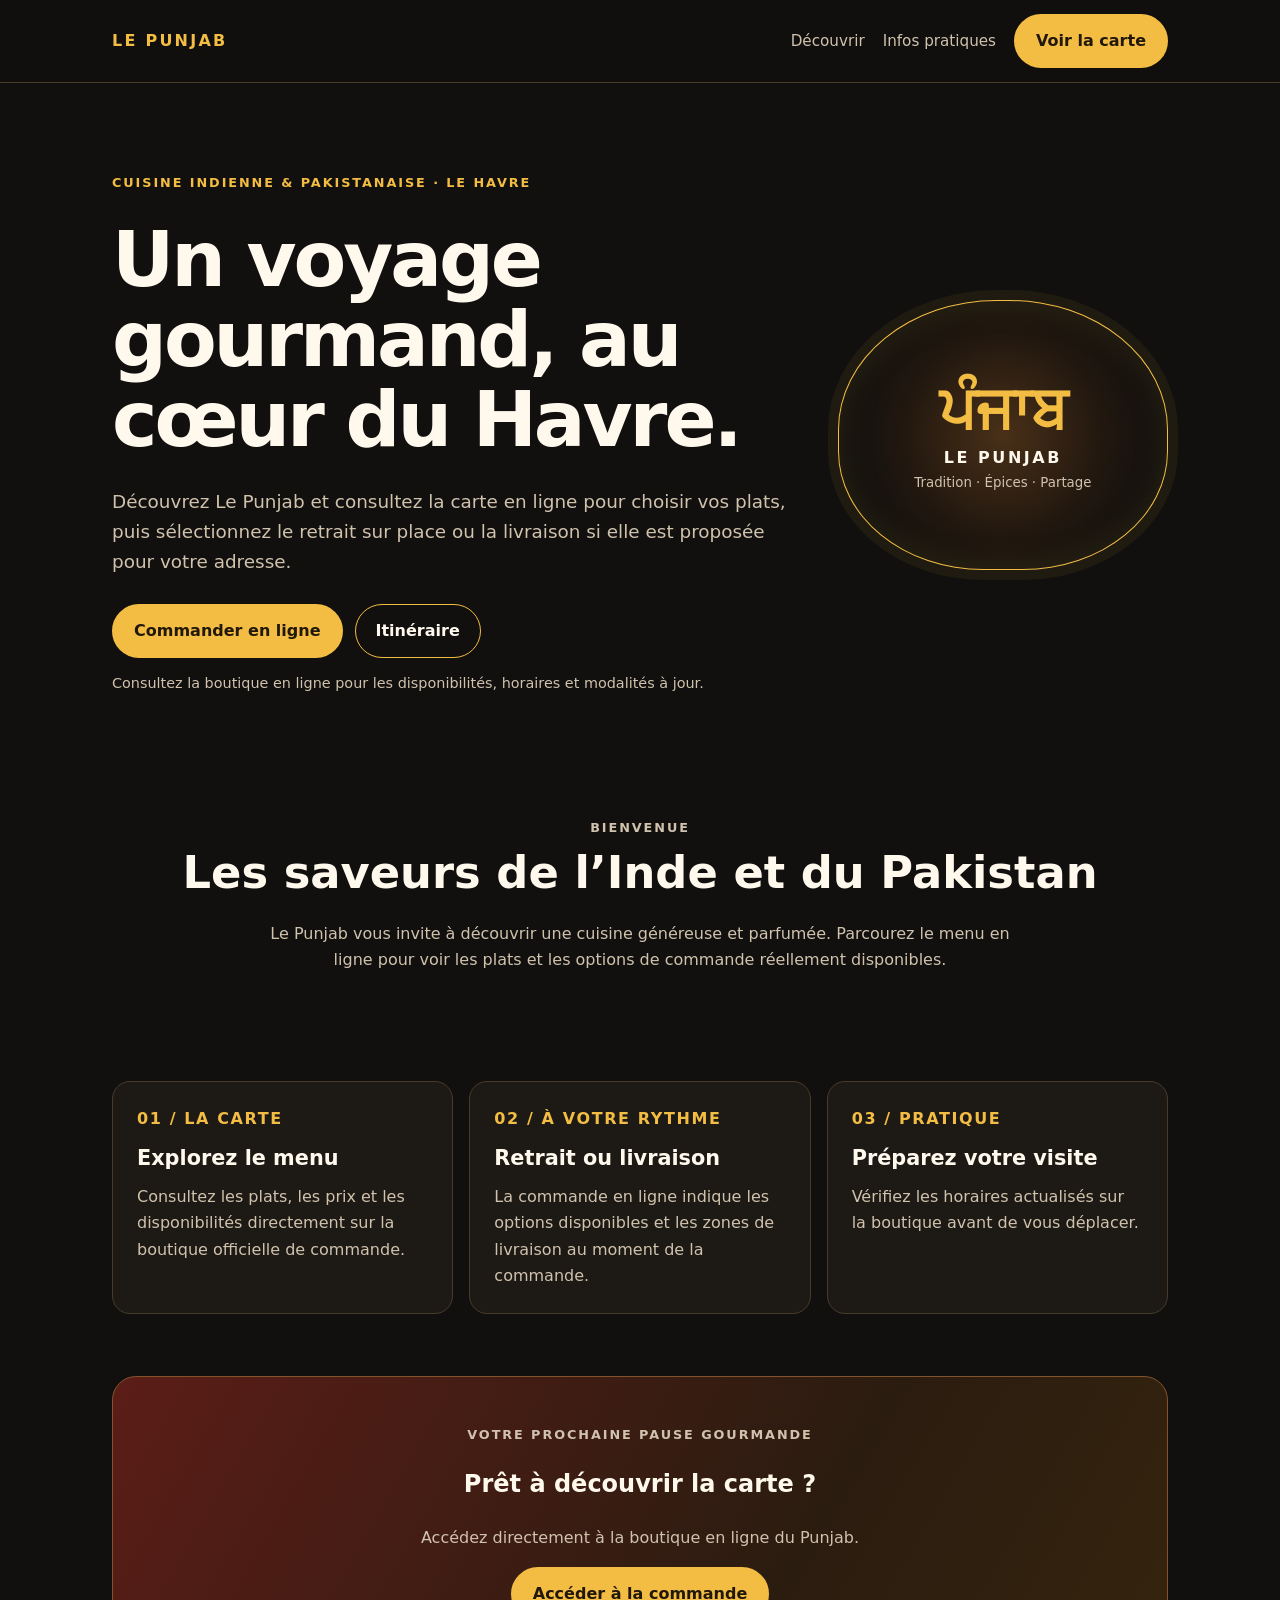
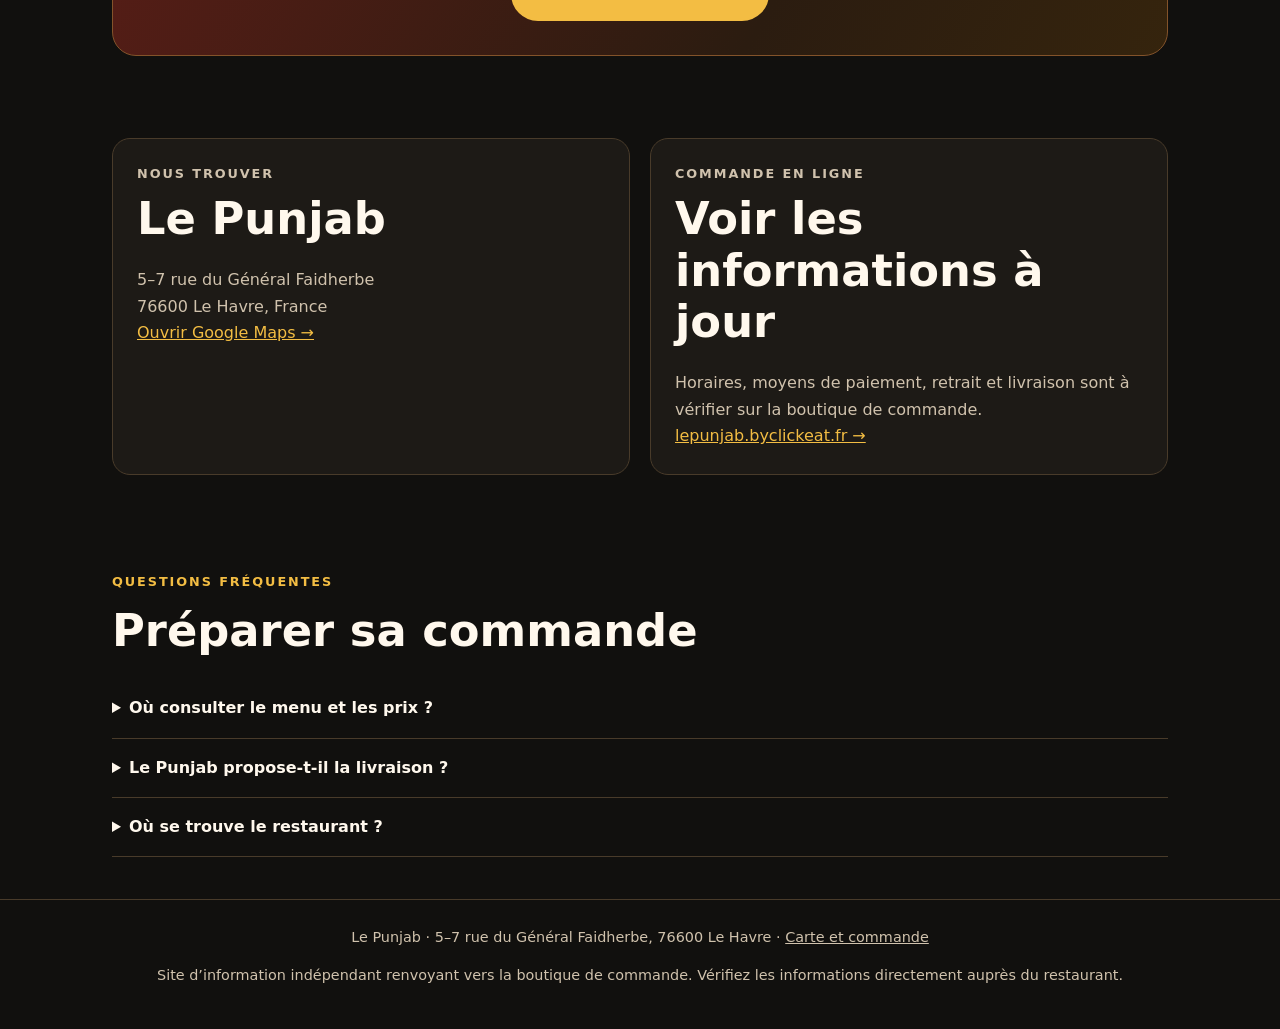
<file: index.html>
<!doctype html>
<html lang="fr">
<head>
<meta charset="utf-8"><meta name="viewport" content="width=device-width,initial-scale=1">
<title>Le Punjab au Havre | Restaurant indien et pakistanais</title>
<meta name="description" content="Découvrez Le Punjab au Havre : cuisine indienne et pakistanaise, commande en ligne, retrait sur place et livraison selon les zones disponibles.">
<meta name="robots" content="index,follow,max-image-preview:large">
<meta name="theme-color" content="#11100e">
<meta property="og:type" content="website"><meta property="og:locale" content="fr_FR"><meta property="og:title" content="Le Punjab au Havre — Saveurs indiennes et pakistanaises"><meta property="og:description" content="Découvrez la carte du Punjab et commandez en ligne pour un retrait ou une livraison selon disponibilité.">
<link rel="canonical" href="https://le-punjab-seo-gratuit.floriandablon.workers.dev/">
<link rel="stylesheet" href="/style.css">
<script type="application/ld+json">{"@context":"https://schema.org","@type":"Restaurant","name":"Le Punjab","url":"https://le-punjab-seo-gratuit.floriandablon.workers.dev/","address":{"@type":"PostalAddress","streetAddress":"5-7 rue du Général Faidherbe","postalCode":"76600","addressLocality":"Le Havre","addressCountry":"FR"},"servesCuisine":["Indian","Pakistani"],"hasMenu":"https://lepunjab.byclickeat.fr/store/ordering","sameAs":["https://lepunjab.byclickeat.fr/store/ordering"]}</script>
</head>
<body>
<header><nav><a class="logo" href="/" aria-label="Le Punjab accueil">LE PUNJAB</a><div class="links"><a href="#decouvrir">Découvrir</a><a href="#infos">Infos pratiques</a><a class="btn" href="https://lepunjab.byclickeat.fr/store/ordering" target="_blank" rel="noopener">Voir la carte</a></div></nav></header>
<main>
<section class="hero"><div><p class="eyebrow">Cuisine indienne & pakistanaise · Le Havre</p><h1>Un voyage gourmand, au cœur du Havre.</h1><p class="lead">Découvrez Le Punjab et consultez la carte en ligne pour choisir vos plats, puis sélectionnez le retrait sur place ou la livraison si elle est proposée pour votre adresse.</p><div class="actions"><a class="btn" href="https://lepunjab.byclickeat.fr/store/ordering" target="_blank" rel="noopener">Commander en ligne</a><a class="ghost" href="https://www.google.com/maps/search/?api=1&query=5-7+rue+du+G%C3%A9n%C3%A9ral+Faidherbe+76600+Le+Havre" target="_blank" rel="noopener">Itinéraire</a></div><p class="fine">Consultez la boutique en ligne pour les disponibilités, horaires et modalités à jour.</p></div><div class="seal" aria-label="Le Punjab, tradition, épices et partage"><b>ਪੰਜਾਬ</b><span>LE PUNJAB</span><small>Tradition · Épices · Partage</small></div></section>
<section id="decouvrir" class="content intro"><p class="eyebrow">Bienvenue</p><h2>Les saveurs de l’Inde et du Pakistan</h2><p>Le Punjab vous invite à découvrir une cuisine généreuse et parfumée. Parcourez le menu en ligne pour voir les plats et les options de commande réellement disponibles.</p></section>
<section class="content"><div class="grid"><article class="card"><span class="num">01 / LA CARTE</span><h3>Explorez le menu</h3><p>Consultez les plats, les prix et les disponibilités directement sur la boutique officielle de commande.</p></article><article class="card"><span class="num">02 / À VOTRE RYTHME</span><h3>Retrait ou livraison</h3><p>La commande en ligne indique les options disponibles et les zones de livraison au moment de la commande.</p></article><article class="card"><span class="num">03 / PRATIQUE</span><h3>Préparez votre visite</h3><p>Vérifiez les horaires actualisés sur la boutique avant de vous déplacer.</p></article></div></section>
<section class="cta"><p class="eyebrow">Votre prochaine pause gourmande</p><h2>Prêt à découvrir la carte ?</h2><p>Accédez directement à la boutique en ligne du Punjab.</p><a class="btn" href="https://lepunjab.byclickeat.fr/store/ordering" target="_blank" rel="noopener">Accéder à la commande</a></section>
<section id="infos" class="content contact"><div class="card"><p class="eyebrow">Nous trouver</p><h2>Le Punjab</h2><p>5–7 rue du Général Faidherbe<br>76600 Le Havre, France</p><a href="https://www.google.com/maps/search/?api=1&query=5-7+rue+du+G%C3%A9n%C3%A9ral+Faidherbe+76600+Le+Havre" target="_blank" rel="noopener">Ouvrir Google Maps →</a></div><div class="card"><p class="eyebrow">Commande en ligne</p><h2>Voir les informations à jour</h2><p>Horaires, moyens de paiement, retrait et livraison sont à vérifier sur la boutique de commande.</p><a href="https://lepunjab.byclickeat.fr/store/ordering" target="_blank" rel="noopener">lepunjab.byclickeat.fr →</a></div></section>
<section class="content faq"><p class="eyebrow">Questions fréquentes</p><h2>Préparer sa commande</h2><details><summary>Où consulter le menu et les prix ?</summary><p>Sur la boutique de commande en ligne du Punjab.</p></details><details><summary>Le Punjab propose-t-il la livraison ?</summary><p>La boutique en ligne annonce la livraison et le retrait. Vérifiez la disponibilité selon votre adresse au moment de commander.</p></details><details><summary>Où se trouve le restaurant ?</summary><p>5–7 rue du Général Faidherbe, 76600 Le Havre.</p></details></section>
</main><footer>Le Punjab · 5–7 rue du Général Faidherbe, 76600 Le Havre · <a href="https://lepunjab.byclickeat.fr/store/ordering">Carte et commande</a><p class="fine">Site d’information indépendant renvoyant vers la boutique de commande. Vérifiez les informations directement auprès du restaurant.</p></footer>
</body></html>
</file>
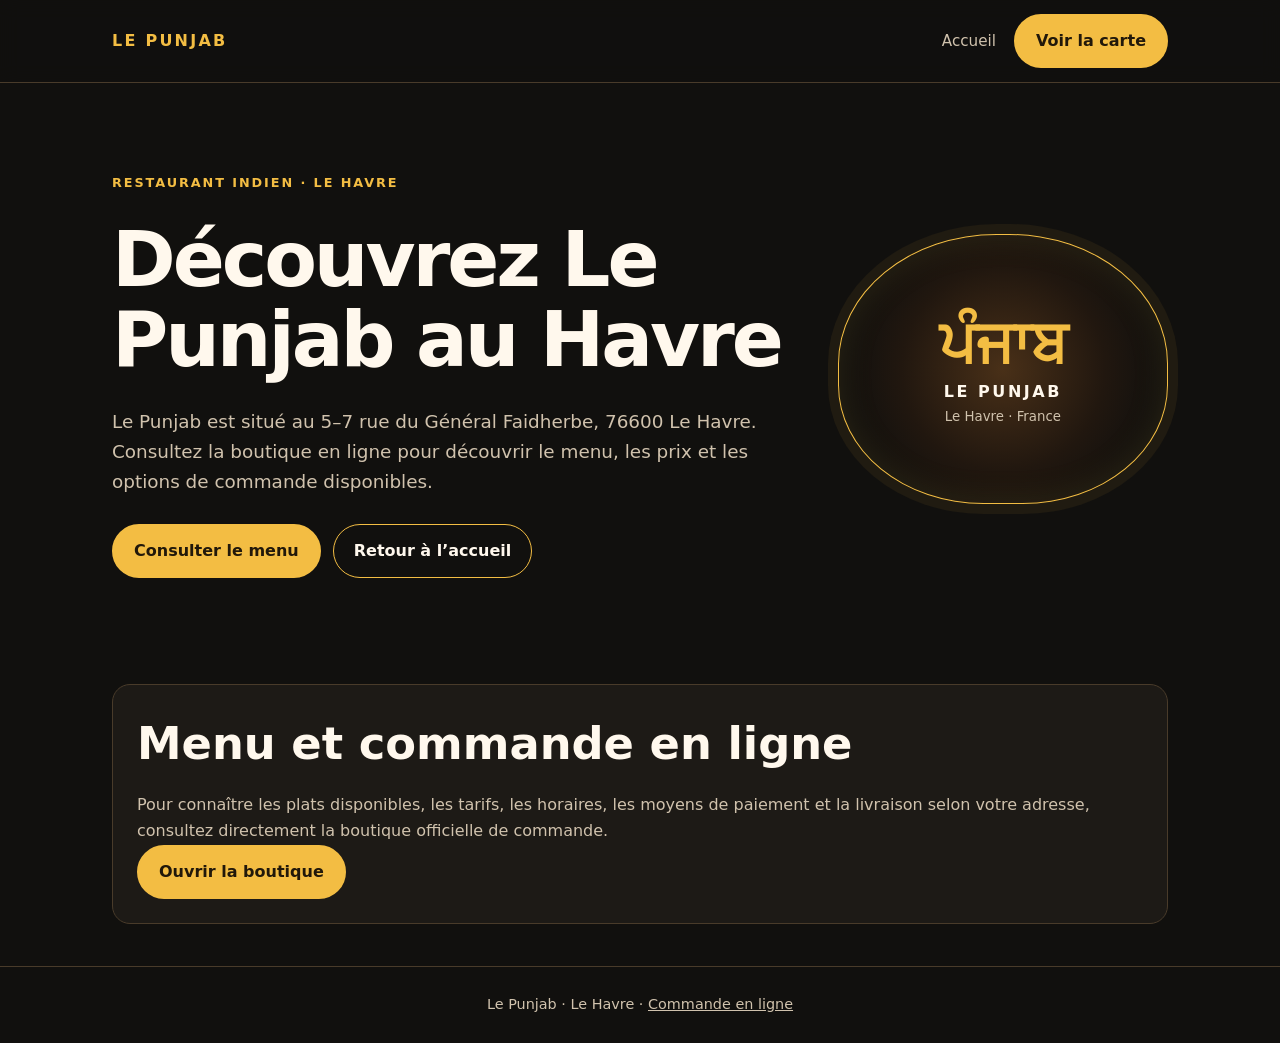
<file: restaurant-indien-le-havre.html>
<!doctype html><html lang="fr"><head><meta charset="utf-8"><meta name="viewport" content="width=device-width,initial-scale=1"><title>Restaurant indien au Havre | Le Punjab</title><meta name="description" content="Vous cherchez une cuisine indienne et pakistanaise au Havre ? Découvrez les informations du Punjab et accédez à sa carte en ligne."><meta name="robots" content="index,follow"><link rel="canonical" href="https://le-punjab-seo-gratuit.floriandablon.workers.dev/restaurant-indien-le-havre.html"><link rel="stylesheet" href="/style.css"></head><body><header><nav><a class="logo" href="/">LE PUNJAB</a><div class="links"><a href="/">Accueil</a><a class="btn" href="https://lepunjab.byclickeat.fr/store/ordering">Voir la carte</a></div></nav></header><main><section class="hero"><div><p class="eyebrow">Restaurant indien · Le Havre</p><h1>Découvrez Le Punjab au Havre</h1><p class="lead">Le Punjab est situé au 5–7 rue du Général Faidherbe, 76600 Le Havre. Consultez la boutique en ligne pour découvrir le menu, les prix et les options de commande disponibles.</p><div class="actions"><a class="btn" href="https://lepunjab.byclickeat.fr/store/ordering">Consulter le menu</a><a class="ghost" href="/">Retour à l’accueil</a></div></div><div class="seal"><b>ਪੰਜਾਬ</b><span>LE PUNJAB</span><small>Le Havre · France</small></div></section><section class="content"><div class="card"><h2>Menu et commande en ligne</h2><p>Pour connaître les plats disponibles, les tarifs, les horaires, les moyens de paiement et la livraison selon votre adresse, consultez directement la boutique officielle de commande.</p><p><a class="btn" href="https://lepunjab.byclickeat.fr/store/ordering">Ouvrir la boutique</a></p></div></section></main><footer>Le Punjab · Le Havre · <a href="https://lepunjab.byclickeat.fr/store/ordering">Commande en ligne</a></footer></body></html>
</file>
<file: style.css>
:root{color-scheme:dark;--bg:#11100e;--panel:#1d1a16;--text:#fff8ed;--muted:#d0c2ad;--gold:#f3bd43;--red:#b92d22;--line:#493b2a}*{box-sizing:border-box}html{scroll-behavior:smooth}body{margin:0;background:var(--bg);color:var(--text);font-family:system-ui,-apple-system,Segoe UI,Roboto,Arial,sans-serif;line-height:1.65}a{color:inherit}header{position:sticky;top:0;z-index:5;background:#11100eed;border-bottom:1px solid var(--line);backdrop-filter:blur(10px)}nav{max-width:1100px;margin:auto;padding:14px 22px;display:flex;justify-content:space-between;align-items:center;gap:18px}.logo{font-weight:900;letter-spacing:.14em;text-decoration:none;color:var(--gold)}nav .links{display:flex;align-items:center;gap:18px;flex-wrap:wrap}nav .links a:not(.btn){text-decoration:none;color:var(--muted);font-size:.95rem}.btn,.ghost{display:inline-flex;align-items:center;justify-content:center;border-radius:999px;padding:12px 20px;font-weight:800;text-decoration:none}.btn{background:var(--gold);color:#21180a;border:2px solid var(--gold)}.ghost{border:1px solid var(--gold);color:var(--text)}.hero{max-width:1100px;margin:auto;padding:76px 22px 64px;display:grid;grid-template-columns:1.35fr .65fr;gap:40px;align-items:center}.eyebrow{color:var(--gold);text-transform:uppercase;letter-spacing:.15em;font-size:.8rem;font-weight:800}.hero h1{font-size:clamp(2.4rem,6vw,4.8rem);line-height:1.04;letter-spacing:-.04em;margin:.35em 0}.lead{font-size:1.15rem;color:var(--muted);max-width:680px}.actions{display:flex;gap:12px;flex-wrap:wrap;margin-top:26px}.seal{min-height:270px;border:1px solid var(--gold);border-radius:48% 48% 44% 44%;display:flex;flex-direction:column;align-items:center;justify-content:center;background:radial-gradient(circle at center,#493018 0,#21170f 48%,#11100e 75%);box-shadow:0 0 0 10px #f3bd4310,inset 0 0 35px #f3bd4320;text-align:center}.seal b{font-size:3.6rem;color:var(--gold);line-height:1.2}.seal span{font-weight:800;letter-spacing:.16em}.seal small{color:var(--muted)}section.content{max-width:1100px;margin:auto;padding:42px 22px}.intro{text-align:center}.intro h2,.content h2{font-size:clamp(1.7rem,3.6vw,2.8rem);line-height:1.15;margin:.2em 0 .5em}.intro p{max-width:780px;margin:auto;color:var(--muted)}.grid{display:grid;grid-template-columns:repeat(3,1fr);gap:16px;margin-top:24px}.card{padding:24px;border:1px solid var(--line);background:var(--panel);border-radius:18px}.card .num{color:var(--gold);font-weight:900;letter-spacing:.1em}.card h3{margin:.4em 0;font-size:1.3rem}.card p{margin:0;color:var(--muted)}.cta{margin:20px auto 40px;max-width:1056px;padding:34px 28px;text-align:center;border-radius:24px;background:linear-gradient(120deg,#5b1d17,#2b1c10 65%,#35240d);border:1px solid #83532a}.cta p{color:var(--muted)}.contact{display:grid;grid-template-columns:1fr 1fr;gap:20px}.contact .card{height:100%}.contact a{color:var(--gold)}footer{border-top:1px solid var(--line);padding:26px 22px;text-align:center;color:var(--muted);font-size:.9rem}.fine{color:var(--muted);font-size:.9rem}.faq details{padding:16px 0;border-bottom:1px solid var(--line)}.faq summary{font-weight:800;cursor:pointer}.faq details p{color:var(--muted)}@media(max-width:720px){nav{align-items:flex-start;flex-direction:column}nav .links{gap:10px}.hero{grid-template-columns:1fr;padding-top:48px}.seal{min-height:190px}.grid,.contact{grid-template-columns:1fr}.hero h1{font-size:clamp(2.5rem,13vw,4rem)}}
</file>
